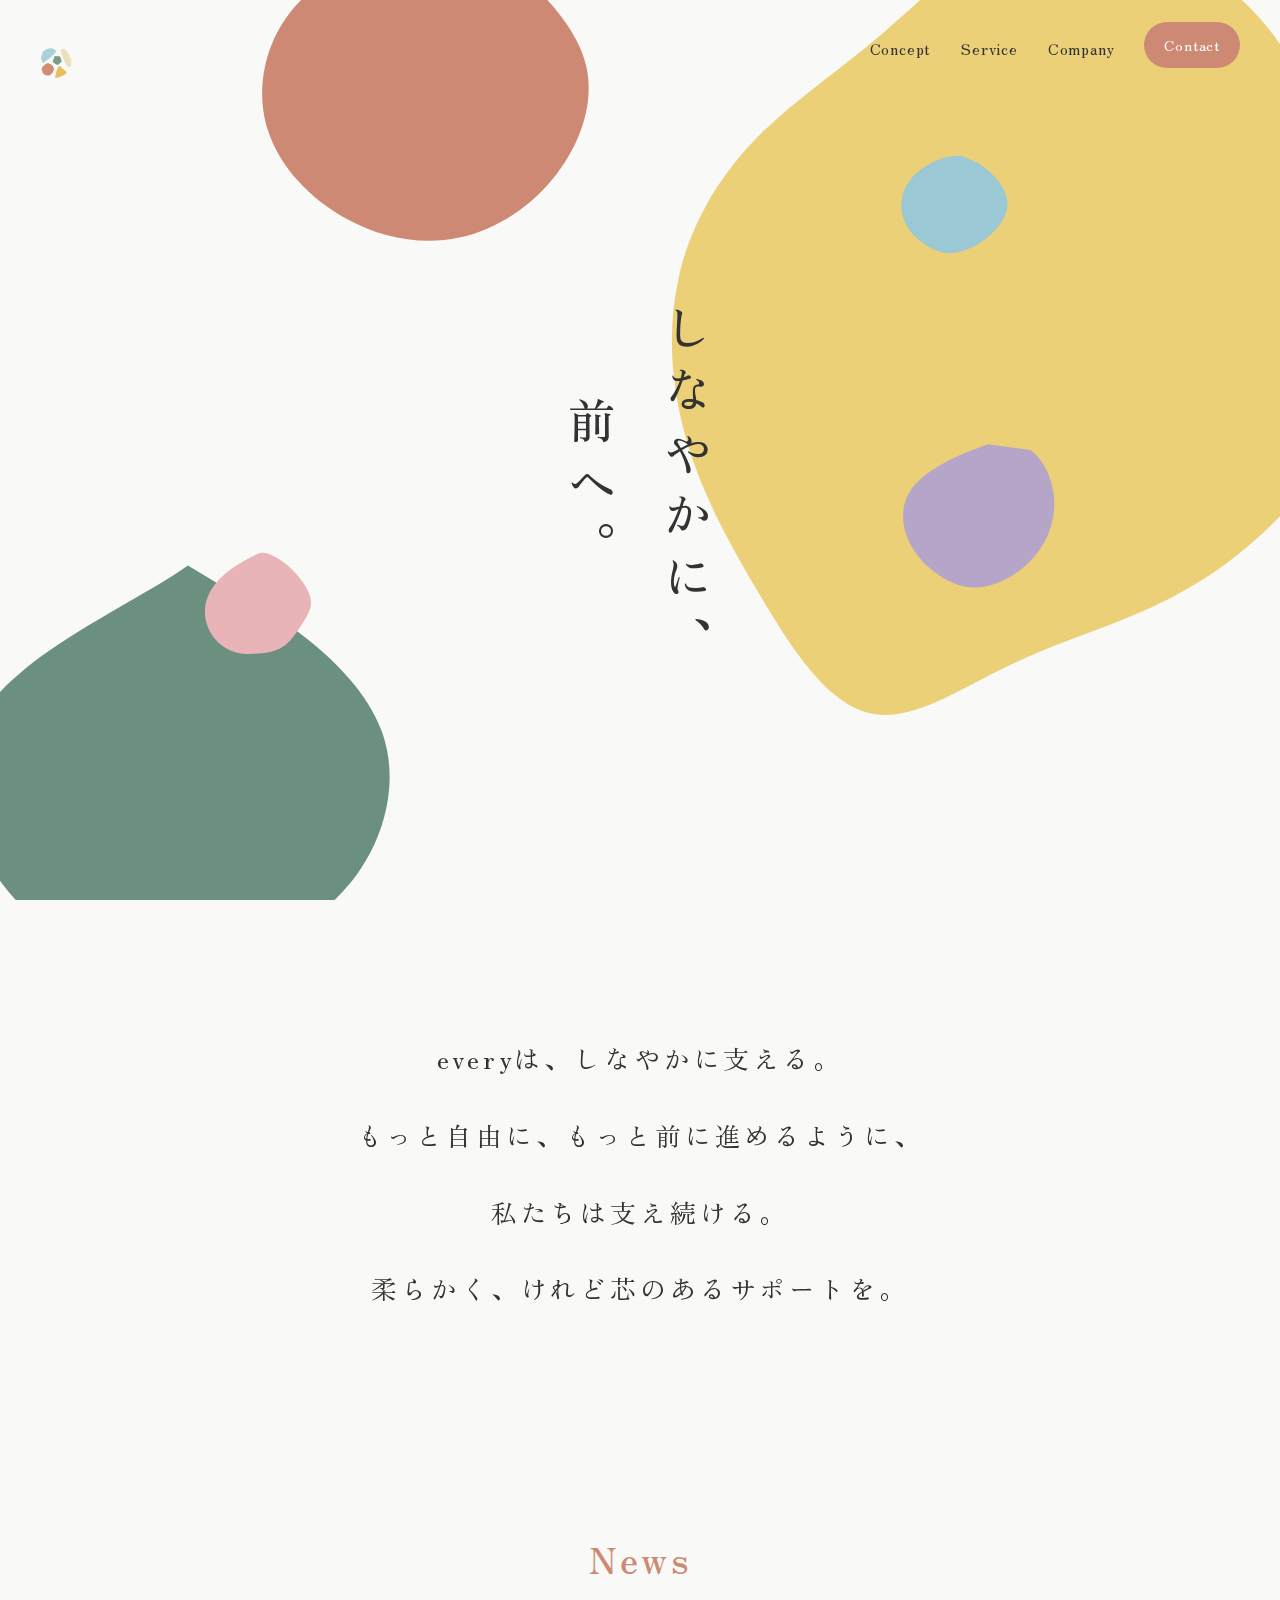
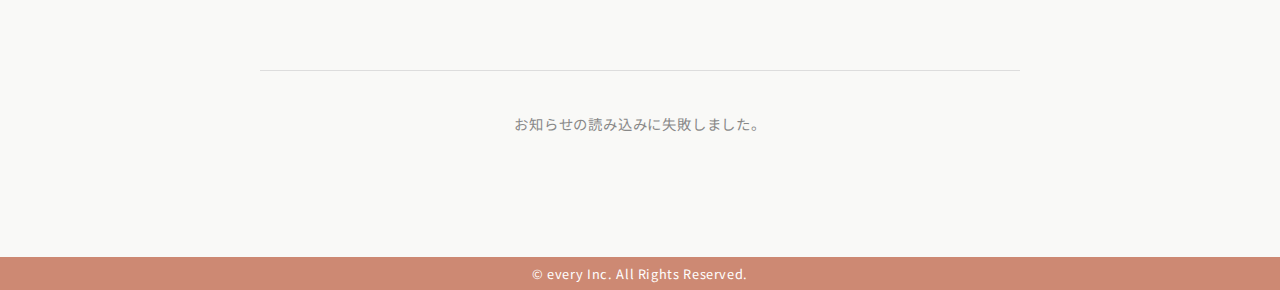
<file: index.html>
<!DOCTYPE html>
<html lang="ja">

<head>
    <meta charset="UTF-8">
    <meta name="viewport" content="width=device-width, initial-scale=1.0">
    <title>株式会社every | 静かに、しなやかに。</title>
    <link rel="icon" href="assets/images/logo.png">
    <!-- Google Fonts -->
    <link rel="preconnect" href="https://fonts.googleapis.com">
    <link rel="preconnect" href="https://fonts.gstatic.com" crossorigin>
    <link
        href="https://fonts.googleapis.com/css2?family=Noto+Sans+JP:wght@400;500;700&family=Zen+Old+Mincho:wght@400;500;700&display=swap"
        rel="stylesheet">
    <!-- CSS -->
    <link rel="stylesheet" href="assets/css/style.css?v=2">
</head>

<body>
    <!-- Background Shapes (Parallax) -->
    <!-- 大1, 中2, 小3 -->
    <div class="background-shapes">
        <!-- Large (Slow) -->
        <div class="shape shape--large shape--1" data-speed="0.05"></div>

        <!-- Medium (Normal) -->
        <div class="shape shape--medium shape--2" data-speed="0.1"></div>
        <div class="shape shape--medium shape--3" data-speed="0.12"></div>

        <!-- Small (Fast) -->
        <div class="shape shape--small shape--4" data-speed="0.2"></div>
        <div class="shape shape--small shape--5" data-speed="0.25"></div>
        <div class="shape shape--small shape--6" data-speed="0.3"></div>
    </div>

    <!-- Header -->
    <header class="header">
        <div class="header__inner">
            <h1 class="header__logo">
                <a href="index.html">
                    <img src="assets/images/logo.png" alt="every">
                </a>
            </h1>
            <nav class="header__nav">
                <ul class="header__list">
                    <li class="header__item"><a href="#concept">Concept</a></li>
                    <li class="header__item"><a href="service.html">Service</a></li>
                    <li class="header__item"><a href="about.html">Company</a></li>
                    <li class="header__item"><a href="contact.html" class="btn btn--primary">Contact</a></li>
                </ul>
            </nav>
            <button class="header__hamburger" aria-label="Menu">
                <span></span>
                <span></span>
                <span></span>
            </button>
        </div>
        <div class="header__overlay"></div>
    </header>

    <main>
        <!-- Hero Section -->
        <section class="hero">
            <div class="hero__content">
                <h2 class="hero__catch vertical-text">
                    <span class="fade-in">しなやかに、</span><br>
                    <span class="fade-in delay-1">前へ。</span>
                </h2>
            </div>
        </section>

        <!-- Concept Section -->
        <section id="concept" class="concept">
            <div class="container small">
                <p class="concept__lead fade-in">
                    everyは、しなやかに支える。<br>
                    もっと自由に、もっと前に進めるように、<br>
                    私たちは支え続ける。<br>
                    柔らかく、けれど芯のあるサポートを。
                </p>
                <div class="concept__logo-mark">
                    <!-- ロゴの一部をあしらいとして配置 -->
                </div>
            </div>
        </section>

        <!-- News Section -->
        <section id="news" class="section news-section">
            <div class="container small">
                <h2 class="section-title fade-in">News</h2>
                <div id="news-list" class="news-list fade-in delay-1">
                    <!-- Loading Placeholder -->
                    <p class="news-loading">お知らせを読み込んでいます...</p>
                </div>
            </div>
        </section>
    </main>

    <!-- News Modal -->
    <div id="news-modal" class="news-modal" aria-hidden="true">
        <div class="news-modal__overlay"></div>
        <div class="news-modal__content">
            <button class="news-modal__close" aria-label="Close">&times;</button>
            <div class="news-modal__header">
                <span class="news-modal__date"></span>
                <span class="news-modal__category"></span>
                <h3 class="news-modal__title"></h3>
            </div>
            <div class="news-modal__body">
                <!-- Content goes here -->
            </div>
        </div>
    </div>

    <footer class="footer">
        <div class="container">
            <small class="footer__copyright">&copy; every Inc. All Rights Reserved.</small>
        </div>
    </footer>

    <script src="assets/js/main.js?v=2"></script>
</body>

</html>
</file>
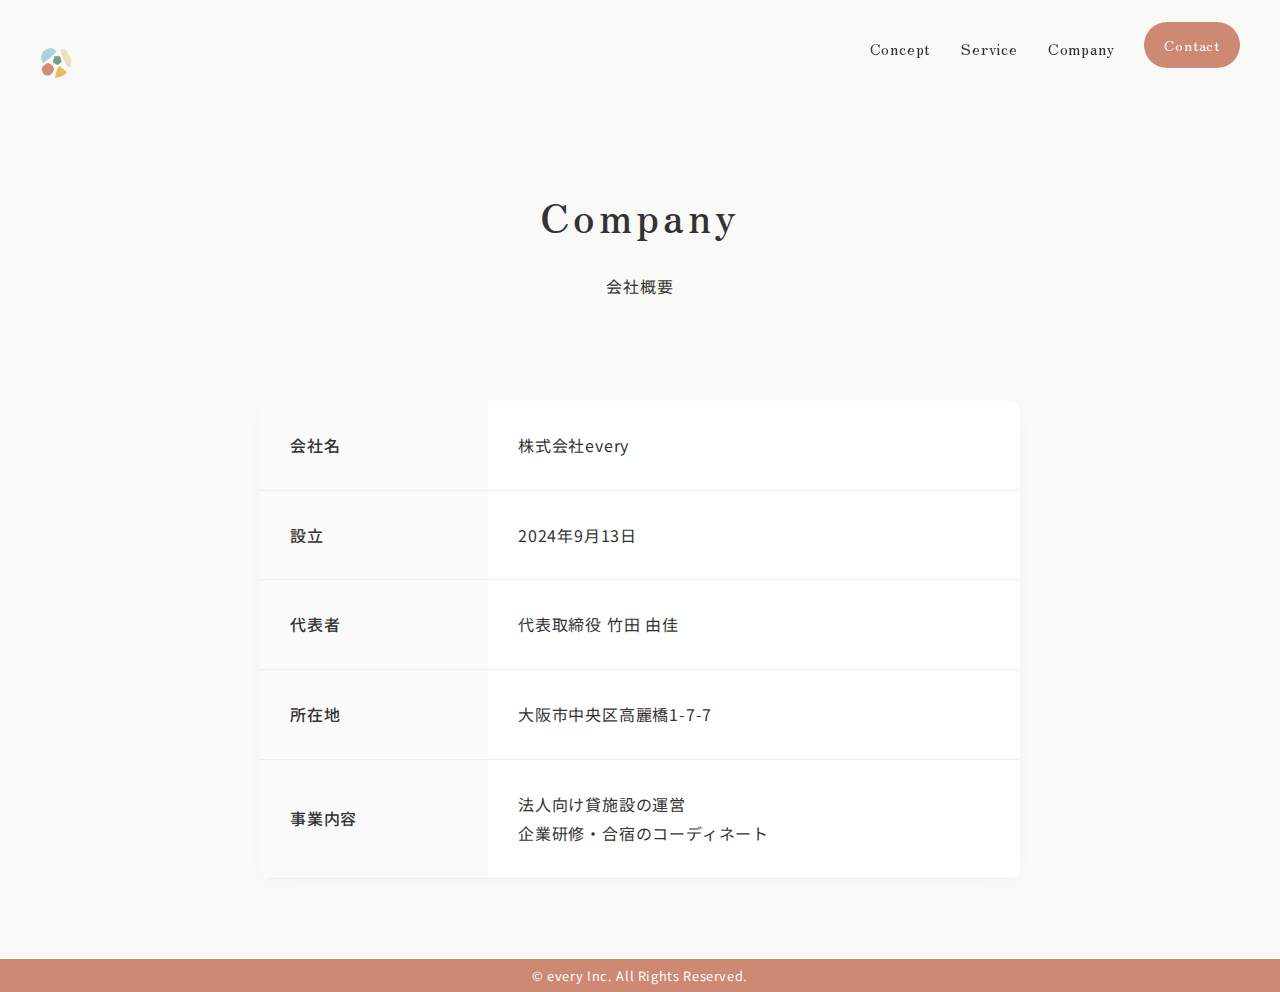
<file: about.html>
<!DOCTYPE html>
<html lang="ja">

<head>
    <meta charset="UTF-8">
    <meta name="viewport" content="width=device-width, initial-scale=1.0">
    <title>Company | 株式会社every</title>
    <link rel="icon" href="assets/images/logo.png">
    <link rel="preconnect" href="https://fonts.googleapis.com">
    <link rel="preconnect" href="https://fonts.gstatic.com" crossorigin>
    <link
        href="https://fonts.googleapis.com/css2?family=Noto+Sans+JP:wght@400;500;700&family=Zen+Old+Mincho:wght@400;500;700&display=swap"
        rel="stylesheet">
    <link rel="stylesheet" href="assets/css/style.css?v=2">

    <!-- Styles moved to assets/css/style.css -->
</head>

<body>
    <header class="header">
        <div class="header__inner">
            <h1 class="header__logo">
                <a href="index.html">
                    <img src="assets/images/logo.png" alt="every">
                </a>
            </h1>
            <nav class="header__nav">
                <ul class="header__list">
                    <li class="header__item"><a href="index.html#concept">Concept</a></li>
                    <li class="header__item"><a href="service.html">Service</a></li>
                    <li class="header__item"><a href="about.html">Company</a></li>
                    <li class="header__item"><a href="contact.html" class="btn btn--primary">Contact</a></li>
                </ul>
            </nav>
            <button class="header__hamburger" aria-label="Menu">
                <span></span>
                <span></span>
                <span></span>
            </button>
        </div>
        <div class="header__overlay"></div>
    </header>

    <main>
        <section class="page-header">
            <h2 class="page-title fade-in">Company</h2>
            <p class="fade-in delay-1">会社概要</p>
        </section>

        <div class="container small fade-in delay-1">
            <table class="company-table">
                <tr>
                    <th>会社名</th>
                    <td>株式会社every</td>
                </tr>
                <tr>
                    <th>設立</th>
                    <td>2024年9月13日</td>
                </tr>
                <tr>
                    <th>代表者</th>
                    <td>代表取締役 竹田 由佳</td>
                </tr>
                <tr>
                    <th>所在地</th>
                    <td>大阪市中央区高麗橋1-7-7</td>
                </tr>
                <tr>
                    <th>事業内容</th>
                    <td>法人向け貸施設の運営<br>企業研修・合宿のコーディネート</td>
                </tr>
            </table>
        </div>
    </main>

    <footer class="footer">
        <div class="container">
            <small class="footer__copyright">&copy; every Inc. All Rights Reserved.</small>
        </div>
    </footer>
    <script src="assets/js/main.js?v=2"></script>
</body>

</html>
</file>
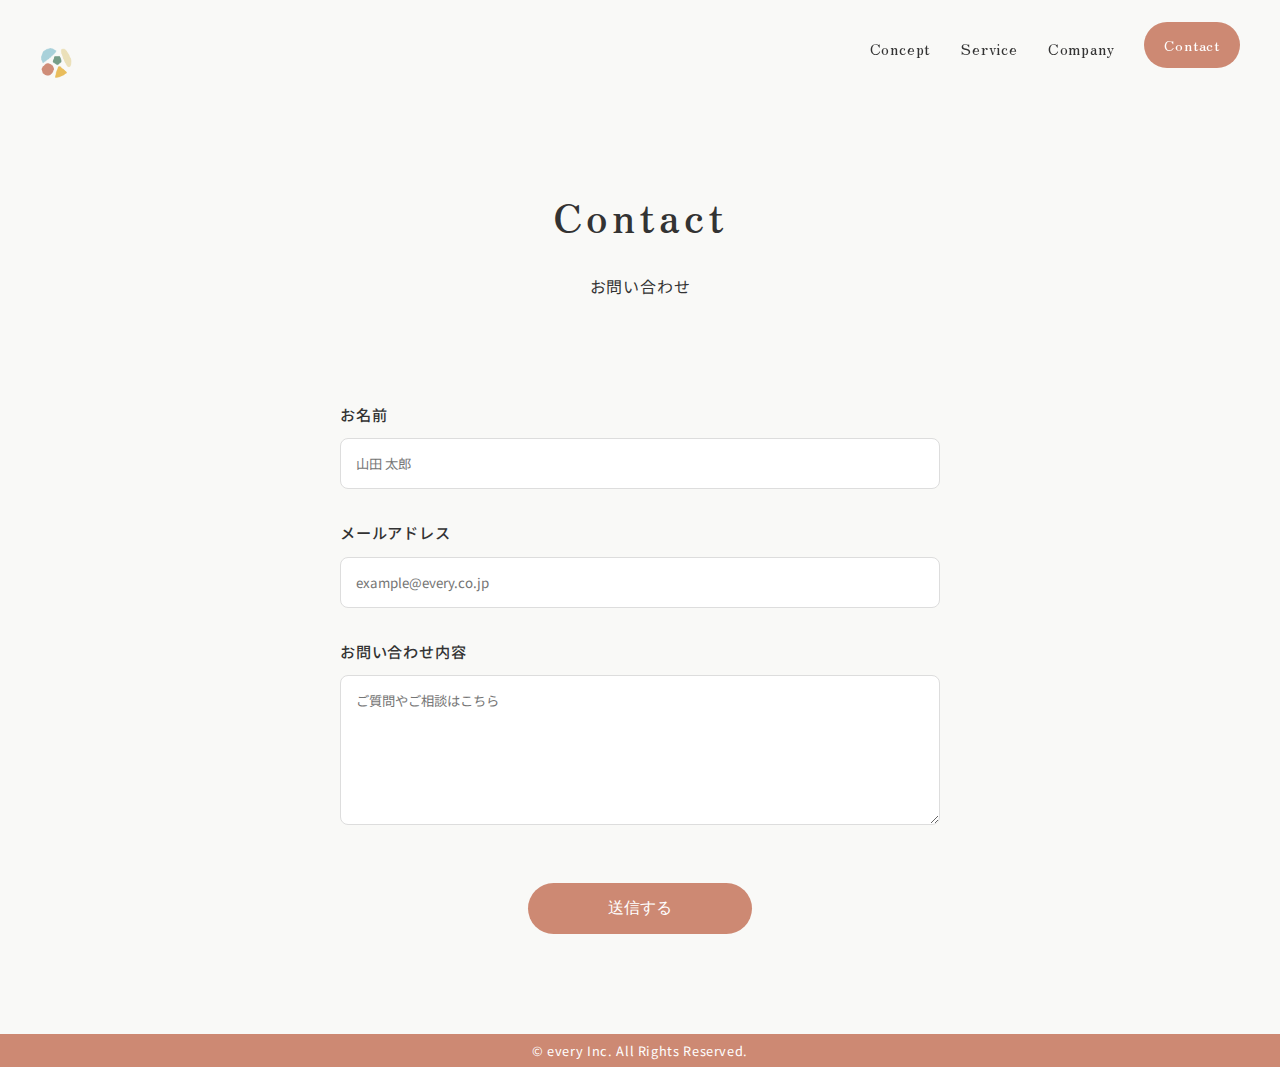
<file: contact.html>
<!DOCTYPE html>
<html lang="ja">

<head>
    <meta charset="UTF-8">
    <meta name="viewport" content="width=device-width, initial-scale=1.0">
    <title>Contact | 株式会社every</title>
    <link rel="icon" href="assets/images/logo.png">
    <link rel="preconnect" href="https://fonts.googleapis.com">
    <link rel="preconnect" href="https://fonts.gstatic.com" crossorigin>
    <link
        href="https://fonts.googleapis.com/css2?family=Noto+Sans+JP:wght@400;500;700&family=Zen+Old+Mincho:wght@400;500;700&display=swap"
        rel="stylesheet">
    <link rel="stylesheet" href="assets/css/style.css?v=2">

    <!-- Styles moved to assets/css/style.css -->
</head>

<body>
    <header class="header">
        <div class="header__inner">
            <h1 class="header__logo">
                <a href="index.html">
                    <img src="assets/images/logo.png" alt="every">
                </a>
            </h1>
            <nav class="header__nav">
                <ul class="header__list">
                    <li class="header__item"><a href="index.html#concept">Concept</a></li>
                    <li class="header__item"><a href="service.html">Service</a></li>
                    <li class="header__item"><a href="about.html">Company</a></li>
                    <li class="header__item"><a href="contact.html" class="btn btn--primary">Contact</a></li>
                </ul>
            </nav>
            <button class="header__hamburger" aria-label="Menu">
                <span></span>
                <span></span>
                <span></span>
            </button>
        </div>
        <div class="header__overlay"></div>
    </header>

    <main>
        <section class="page-header">
            <h2 class="page-title fade-in">Contact</h2>
            <p class="fade-in delay-1">お問い合わせ</p>
        </section>

        <div class="container fade-in delay-1">
            <form class="contact-form" name="contact" method="POST" data-netlify="true" action="success.html">
                <div class="form-group">
                    <label class="form-label" for="name">お名前</label>
                    <input type="text" id="name" name="name" class="form-input" placeholder="山田 太郎">
                </div>
                <div class="form-group">
                    <label class="form-label" for="email">メールアドレス</label>
                    <input type="email" id="email" name="email" class="form-input" placeholder="example@every.co.jp">
                </div>
                <div class="form-group">
                    <label class="form-label" for="message">お問い合わせ内容</label>
                    <textarea id="message" name="message" class="form-textarea" placeholder="ご質問やご相談はこちら"></textarea>
                </div>
                <div class="form-submit">
                    <button type="submit" class="btn btn--primary btn--submit">送信する</button>
                </div>
            </form>
        </div>
    </main>

    <footer class="footer">
        <div class="container">
            <small class="footer__copyright">&copy; every Inc. All Rights Reserved.</small>
        </div>
    </footer>
    <script src="assets/js/main.js?v=2"></script>
</body>

</html>
</file>
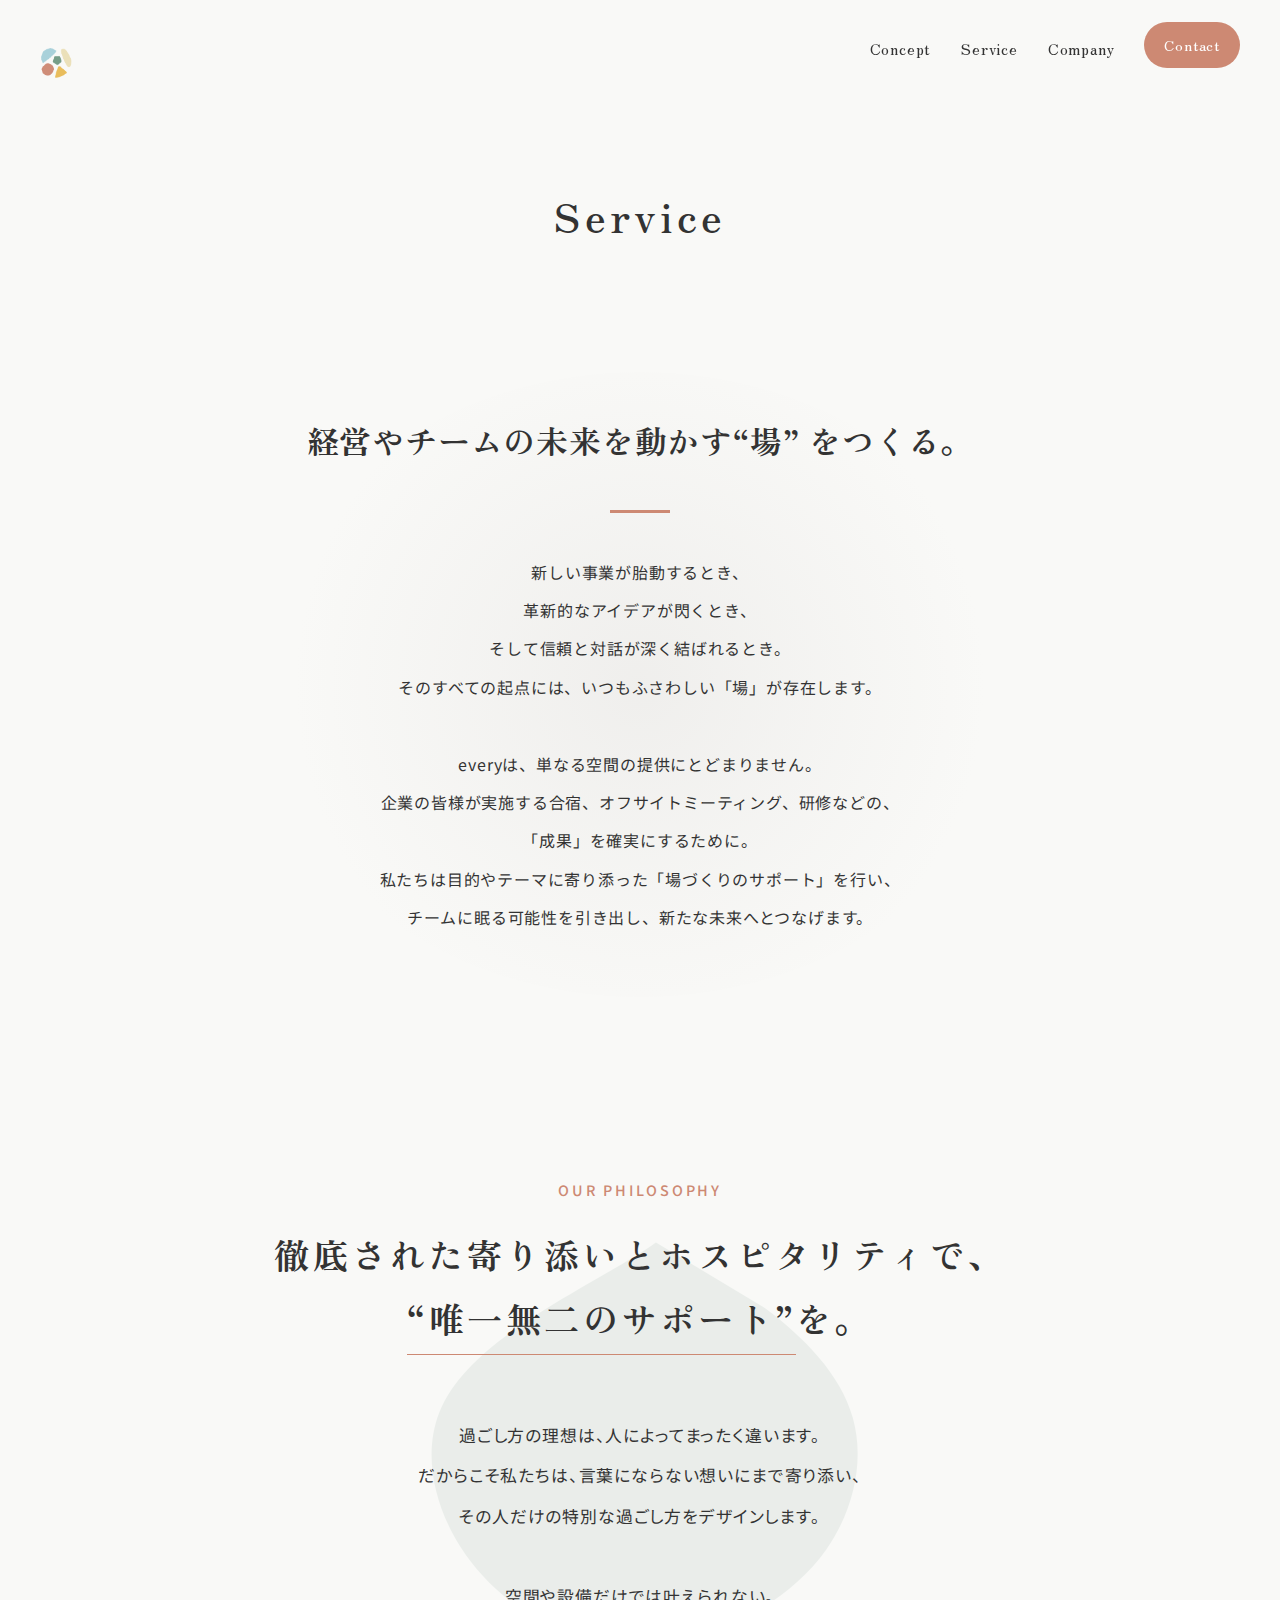
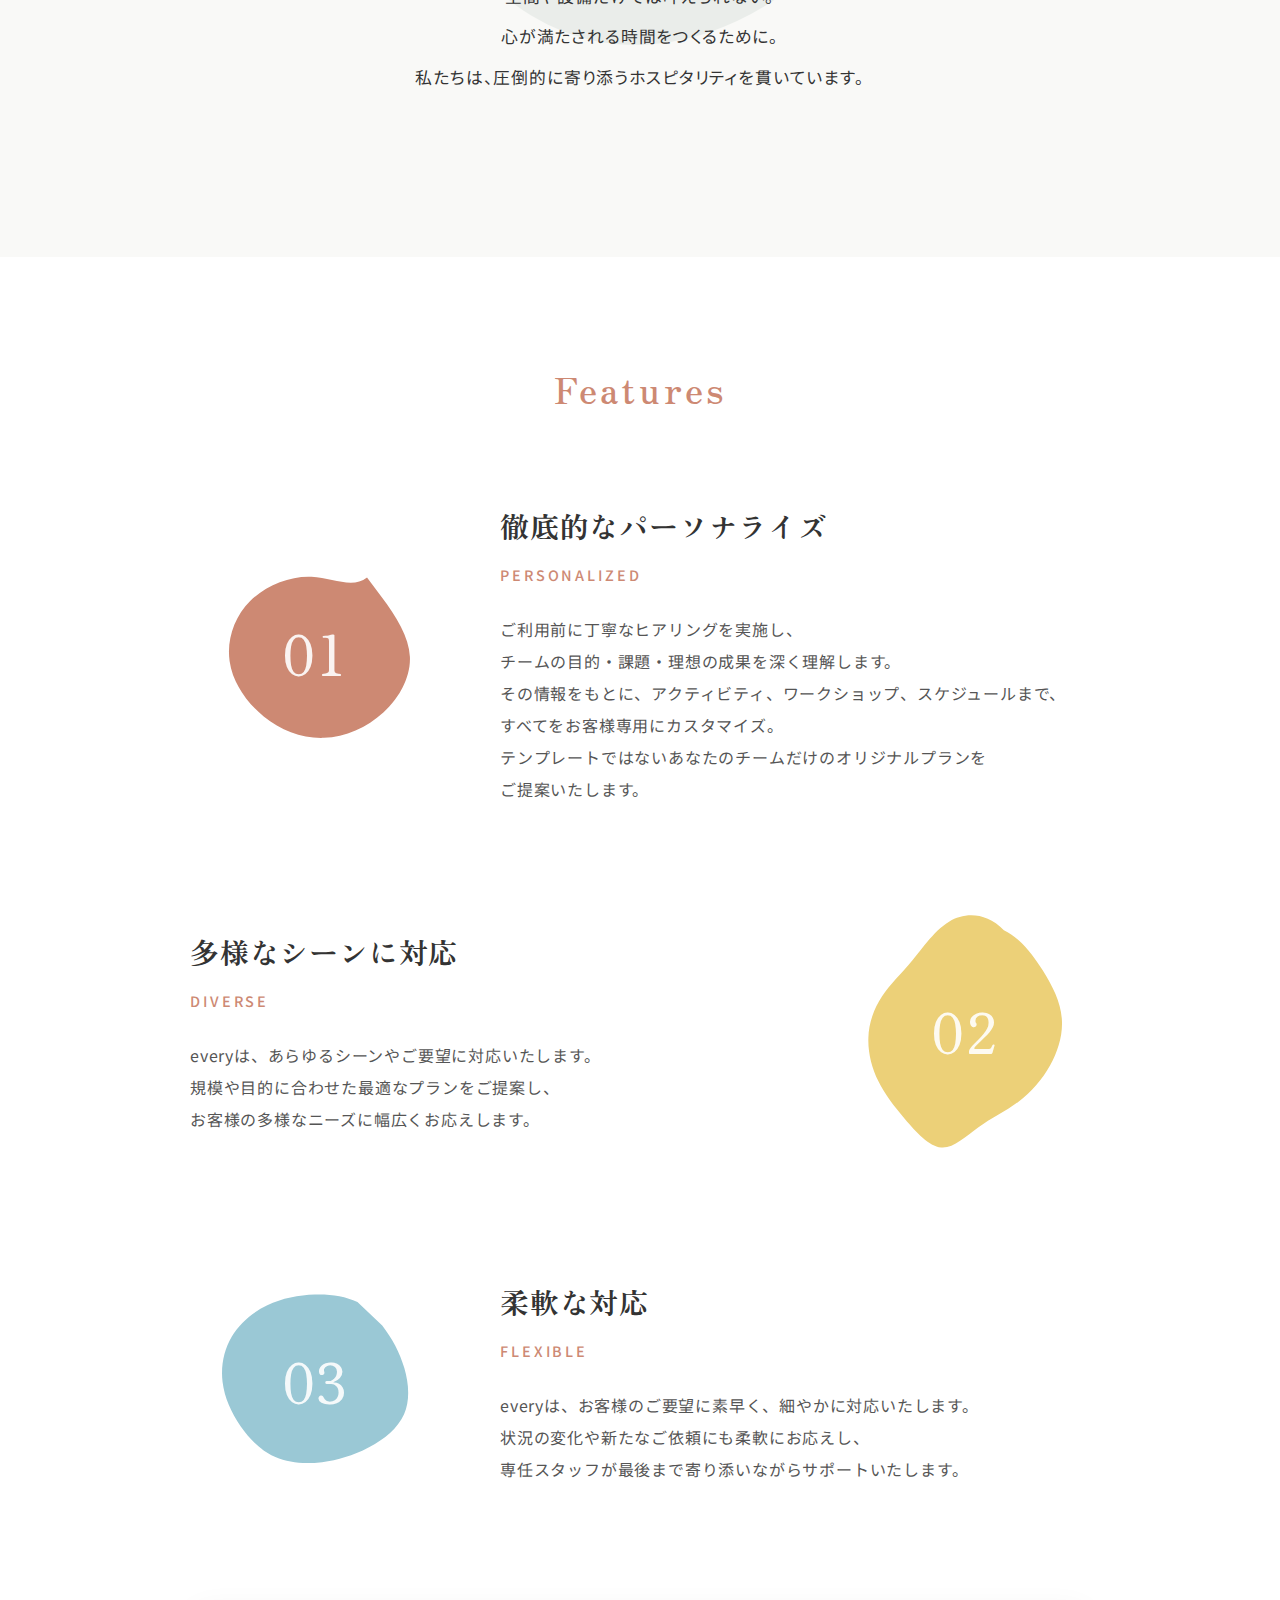
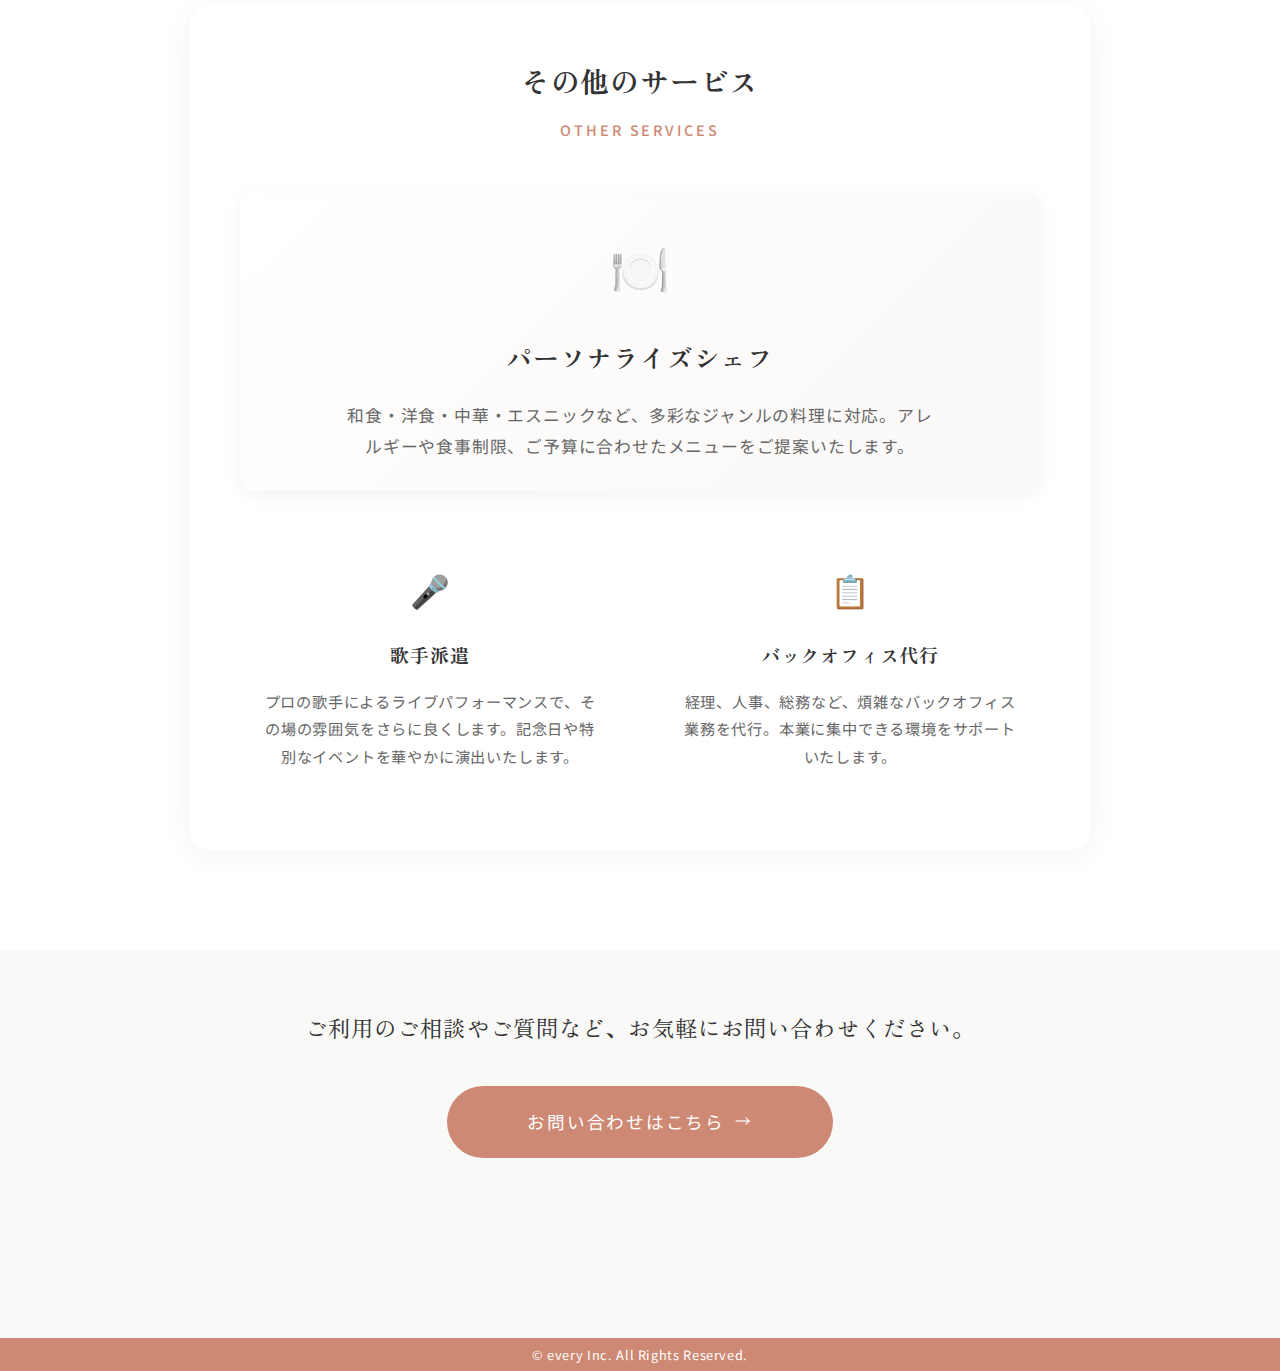
<file: service.html>
<!DOCTYPE html>
<html lang="ja">

<head>
    <meta charset="UTF-8">
    <meta name="viewport" content="width=device-width, initial-scale=1.0">
    <title>Service | 株式会社every</title>
    <link rel="icon" href="assets/images/logo.png">
    <!-- Google Fonts -->
    <link rel="preconnect" href="https://fonts.googleapis.com">
    <link rel="preconnect" href="https://fonts.gstatic.com" crossorigin>
    <link
        href="https://fonts.googleapis.com/css2?family=Noto+Sans+JP:wght@400;500;700&family=Zen+Old+Mincho:wght@400;500;700&display=swap"
        rel="stylesheet">
    <!-- CSS -->
    <link rel="stylesheet" href="assets/css/style.css?v=2">
</head>

<body>
    <header class="header">
        <div class="header__inner">
            <h1 class="header__logo">
                <a href="index.html">
                    <img src="assets/images/logo.png" alt="every">
                </a>
            </h1>
            <nav class="header__nav">
                <ul class="header__list">
                    <li class="header__item"><a href="index.html#concept">Concept</a></li>
                    <li class="header__item"><a href="service.html">Service</a></li>
                    <li class="header__item"><a href="about.html">Company</a></li>
                    <li class="header__item"><a href="contact.html" class="btn btn--primary">Contact</a></li>
                </ul>
            </nav>
            <button class="header__hamburger" aria-label="Menu">
                <span></span>
                <span></span>
                <span></span>
            </button>
        </div>
        <div class="header__overlay"></div>
    </header>

    <main>
        <section class="page-header">
            <h2 class="page-title fade-in">Service</h2>
        </section>

        <!-- Intro / Concept of BASE -->
        <section class="section service-intro-section">
            <div class="container small fade-in delay-1">
                <div class="service-intro">
                    <h3 class="service-intro__title">
                        経営やチームの未来を動かす“場” をつくる。
                    </h3>
                    <div class="service-intro__divider"></div>
                    <p class="service-intro__text">
                        新しい事業が胎動するとき、<br>
                        革新的なアイデアが閃くとき、<br>
                        そして信頼と対話が深く結ばれるとき。<br>
                        そのすべての起点には、いつもふさわしい「場」が存在します。<br><br>
                        everyは、単なる空間の提供にとどまりません。<br>
                        企業の皆様が実施する合宿、オフサイトミーティング、研修などの、<br>
                        「成果」を確実にするために。<br>
                        私たちは目的やテーマに寄り添った「場づくりのサポート」を行い、<br>
                        チームに眠る可能性を引き出し、新たな未来へとつなげます。
                    </p>
                </div>
            </div>
        </section>

        <!-- Strength -->
        <section class="section strength-section">
            <div class="strength__bg-shape"></div>
            <div class="container small">
                <span class="strength__en-title fade-in">Our Philosophy</span>
                <h2 class="strength__title fade-in delay-1">
                    徹底された寄り添いとホスピタリティで、<br class="sp-only">
                    <span class="text-accent">“唯一無二のサポート”</span>を。
                </h2>
                <div class="strength__body fade-in delay-2">
                    <p class="strength__text">
                        過ごし方の理想は、人によってまったく違います。<br>
                        だからこそ私たちは、言葉にならない想いにまで寄り添い、<br>
                        その人だけの特別な過ごし方をデザインします。
                    </p>
                    <p class="strength__text">
                        空間や設備だけでは叶えられない。<br>
                        心が満たされる時間をつくるために。<br>
                        私たちは、圧倒的に寄り添うホスピタリティを貫いています。
                    </p>
                </div>
            </div>
        </section>

        <!-- Features -->
        <section class="section feature-section">
            <div class="container">
                <h3 class="section-title fade-in">Features</h3>

                <div class="feature-list fade-in delay-1">
                    <!-- Feature 1 -->
                    <article class="feature-card feature-card--1">
                        <div class="feature-card__visual">
                            <span class="feature-card__number">01</span>
                            <div class="feature-card__shape"></div>
                        </div>
                        <div class="feature-card__content">
                            <h3 class="feature-card__title">徹底的なパーソナライズ</h3>
                            <h4 class="feature-card__subtitle">Personalized</h4>
                            <p class="feature-card__desc">
                                ご利用前に丁寧なヒアリングを実施し、<br>
                                チームの目的・課題・理想の成果を深く理解します。<br>
                                その情報をもとに、アクティビティ、ワークショップ、スケジュールまで、<br>
                                すべてをお客様専用にカスタマイズ。<br>
                                テンプレートではないあなたのチームだけのオリジナルプランを<br>
                                ご提案いたします。
                            </p>
                        </div>
                    </article>

                    <!-- Feature 2 -->
                    <article class="feature-card feature-card--2">
                        <div class="feature-card__visual">
                            <span class="feature-card__number">02</span>
                            <div class="feature-card__shape"></div>
                        </div>
                        <div class="feature-card__content">
                            <h3 class="feature-card__title">多様なシーンに対応</h3>
                            <h4 class="feature-card__subtitle">Diverse</h4>
                            <p class="feature-card__desc">
                                everyは、あらゆるシーンやご要望に対応いたします。<br>
                                規模や目的に合わせた最適なプランをご提案し、<br>
                                お客様の多様なニーズに幅広くお応えします。
                            </p>
                        </div>
                    </article>

                    <!-- Feature 3 -->
                    <article class="feature-card feature-card--3">
                        <div class="feature-card__visual">
                            <span class="feature-card__number">03</span>
                            <div class="feature-card__shape"></div>
                        </div>
                        <div class="feature-card__content">
                            <h3 class="feature-card__title">柔軟な対応</h3>
                            <h4 class="feature-card__subtitle">Flexible</h4>
                            <p class="feature-card__desc">
                                everyは、お客様のご要望に素早く、細やかに対応いたします。<br>
                                状況の変化や新たなご依頼にも柔軟にお応えし、<br>
                                専任スタッフが最後まで寄り添いながらサポートいたします。
                            </p>
                        </div>
                    </article>

                    <!-- Multi Service Card -->
                    <article class="multi-service-card">
                        <div class="multi-service-card__header">
                            <h3 class="multi-service-card__title">その他のサービス</h3>
                            <h4 class="multi-service-card__subtitle">Other Services</h4>
                        </div>
                        <div class="multi-service-card__grid">
                            <!-- Service 1 - Featured -->
                            <div class="multi-service-card__item multi-service-card__item--featured">
                                <div class="multi-service-card__icon">🍽️</div>
                                <h5 class="multi-service-card__item-title">パーソナライズシェフ</h5>
                                <p class="multi-service-card__item-desc">
                                    和食・洋食・中華・エスニックなど、多彩なジャンルの料理に対応。アレルギーや食事制限、ご予算に合わせたメニューをご提案いたします。
                                </p>
                            </div>
                            <!-- Service 2 -->
                            <div class="multi-service-card__item">
                                <div class="multi-service-card__icon">🎤</div>
                                <h5 class="multi-service-card__item-title">歌手派遣</h5>
                                <p class="multi-service-card__item-desc">
                                    プロの歌手によるライブパフォーマンスで、その場の雰囲気をさらに良くします。記念日や特別なイベントを華やかに演出いたします。
                                </p>
                            </div>
                            <!-- Service 3 -->
                            <div class="multi-service-card__item">
                                <div class="multi-service-card__icon">📋</div>
                                <h5 class="multi-service-card__item-title">バックオフィス代行</h5>
                                <p class="multi-service-card__item-desc">
                                    経理、人事、総務など、煩雑なバックオフィス業務を代行。本業に集中できる環境をサポートいたします。
                                </p>
                            </div>
                        </div>
                    </article>
                </div>
            </div>
        </section>




        <!-- Contact CTA -->
        <section class="section service-cta-section">
            <div class="container service-cta">
                <p class="service-cta__text">
                    ご利用のご相談やご質問など、<br class="sp-only">お気軽にお問い合わせください。
                </p>
                <a href="contact.html" class="btn btn--primary service-cta__btn">
                    お問い合わせはこちら
                    <span class="arrow">→</span>
                </a>
            </div>
        </section>
    </main>

    <footer class="footer">
        <div class="container">
            <small class="footer__copyright">&copy; every Inc. All Rights Reserved.</small>
        </div>
    </footer>
    <script src="assets/js/main.js?v=2"></script>
</body>

</html>
</file>
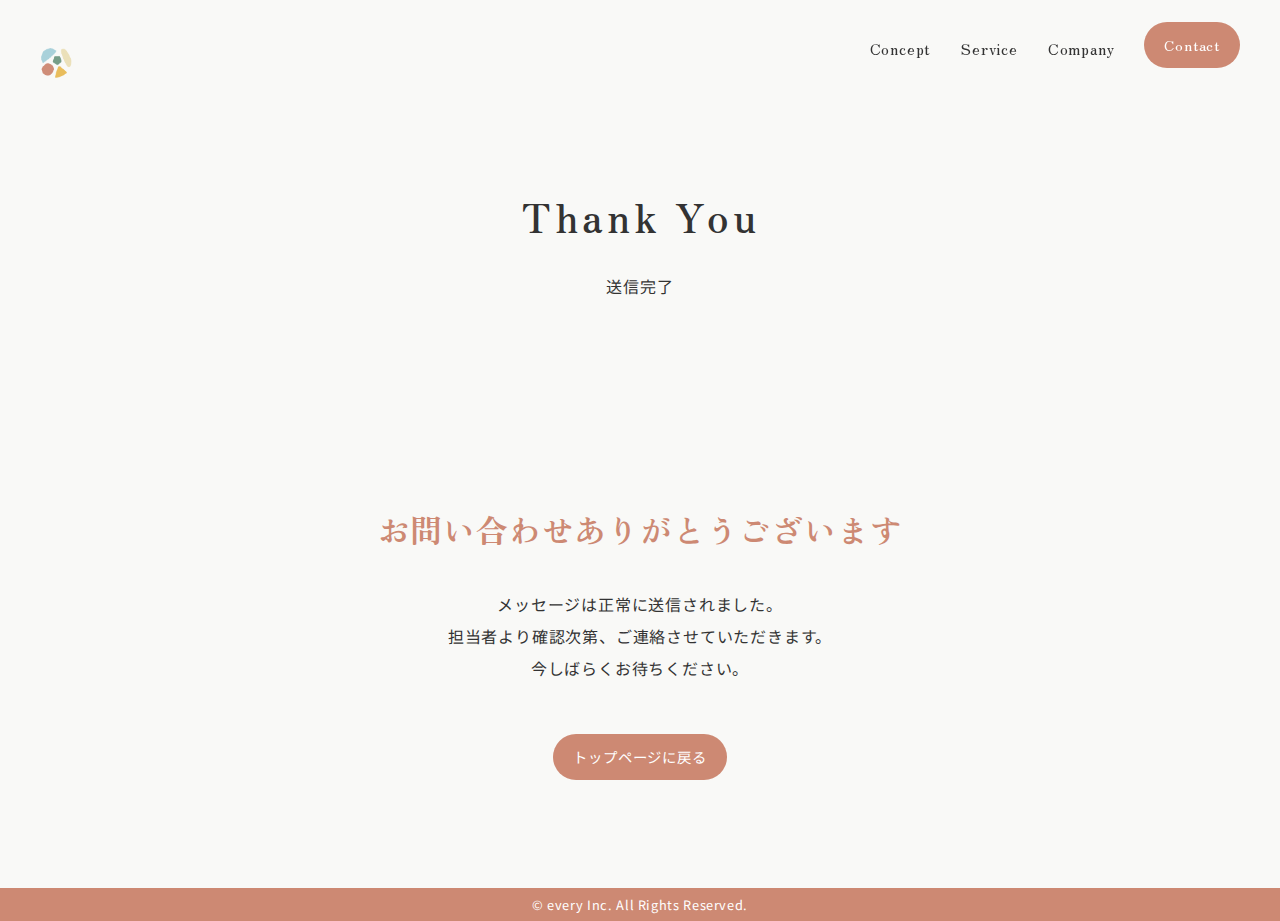
<file: success.html>
<!DOCTYPE html>
<html lang="ja">

<head>
    <meta charset="UTF-8">
    <meta name="viewport" content="width=device-width, initial-scale=1.0">
    <title>Contact Thanks | 株式会社every</title>
    <link rel="icon" href="assets/images/logo.png">
    <link rel="preconnect" href="https://fonts.googleapis.com">
    <link rel="preconnect" href="https://fonts.gstatic.com" crossorigin>
    <link
        href="https://fonts.googleapis.com/css2?family=Noto+Sans+JP:wght@400;500;700&family=Zen+Old+Mincho:wght@400;500;700&display=swap"
        rel="stylesheet">
    <link rel="stylesheet" href="assets/css/style.css?v=2">
    <style>
        .thanks-message {
            text-align: center;
            padding: 100px 0;
        }

        .thanks-title {
            font-family: var(--font-mincho);
            font-size: 2rem;
            margin-bottom: 30px;
            color: var(--color-accent-terra);
        }

        .thanks-text {
            font-size: 1rem;
            line-height: 2;
            margin-bottom: 50px;
        }
    </style>
</head>

<body>
    <header class="header">
        <div class="header__inner">
            <h1 class="header__logo">
                <a href="index.html">
                    <img src="assets/images/logo.png" alt="every">
                </a>
            </h1>
            <nav class="header__nav">
                <ul class="header__list">
                    <li class="header__item"><a href="index.html#concept">Concept</a></li>
                    <li class="header__item"><a href="service.html">Service</a></li>
                    <li class="header__item"><a href="about.html">Company</a></li>
                    <li class="header__item"><a href="contact.html" class="btn btn--primary">Contact</a></li>
                </ul>
            </nav>
            <button class="header__hamburger" aria-label="Menu">
                <span></span>
                <span></span>
                <span></span>
            </button>
        </div>
        <div class="header__overlay"></div>
    </header>

    <main>
        <section class="page-header">
            <h2 class="page-title fade-in">Thank You</h2>
            <p class="fade-in delay-1">送信完了</p>
        </section>

        <section class="section thanks-message fade-in delay-1">
            <div class="container">
                <h3 class="thanks-title">お問い合わせありがとうございます</h3>
                <p class="thanks-text">
                    メッセージは正常に送信されました。<br>
                    担当者より確認次第、ご連絡させていただきます。<br>
                    今しばらくお待ちください。
                </p>
                <a href="index.html" class="btn btn--primary">トップページに戻る</a>
            </div>
        </section>
    </main>

    <footer class="footer">
        <div class="container">
            <small class="footer__copyright">&copy; every Inc. All Rights Reserved.</small>
        </div>
    </footer>
    <script src="assets/js/main.js?v=2"></script>
</body>

</html>
</file>
<file: assets/css/style.css>
:root {
    /* Color Palette */
    --color-base: #F9F9F7;
    /* Brighter Off-White */
    --color-text: #333333;
    --color-accent-blue: #9AC8D5;
    --color-accent-green: #6B9080;
    --color-accent-yellow: #ECD078;
    --color-accent-terra: #CD8973;

    /* Fonts */
    --font-main: 'Noto Sans JP', sans-serif;
    --font-mincho: 'Zen Old Mincho', serif;
}

* {
    box-sizing: border-box;
    margin: 0;
    padding: 0;
}

body {
    font-family: var(--font-main);
    color: var(--color-text);
    background-color: var(--color-base);
    line-height: 1.8;
    letter-spacing: 0.05em;
    -webkit-font-smoothing: antialiased;
    /* Sticky Footer Setup */
    display: flex;
    flex-direction: column;
    min-height: 100vh;
    overflow-x: hidden;
    word-wrap: break-word;
    overflow-wrap: break-word;
}

main {
    flex: 1;
}

a {
    color: inherit;
    text-decoration: none;
    transition: opacity 0.3s ease;
}

a:hover {
    opacity: 0.7;
}

ul {
    list-style: none;
}

img {
    max-width: 100%;
    height: auto;
    vertical-align: bottom;
}

/* Utility */
.container {
    max-width: 1200px;
    margin: 0 auto;
    padding: 0 20px;
}

.container.small {
    max-width: 800px;
}

.vertical-text {
    writing-mode: vertical-rl;
    text-orientation: upright;
}

/* Header */
.header {
    padding: 20px 40px;
    /* Increased back from 10px */
    position: fixed;
    width: 100%;
    top: 0;
    left: 0;
    z-index: 100;
    background-color: transparent;
    transition: transform 0.4s ease, padding 0.4s ease;
}

.header.hidden {
    transform: translateY(-100%);
}

.header__inner {
    display: flex;
    justify-content: space-between;
    align-items: center;
    width: 100%;
    /* Ensure full width for space-between */
}

.header__logo img {
    height: 30px;
    width: auto;
}

/* Nav & List (Desktop Default) */
.header__list {
    display: flex;
    gap: 30px;
    align-items: center;
}

.header__item {
    font-family: var(--font-mincho);
    font-size: 0.95rem;
}

/* Hero Section */
.hero {
    height: 100vh;
    display: flex;
    align-items: center;
    justify-content: center;
    position: relative;
    padding-top: 80px;
    z-index: 1;
    /* Content above background */
}

.hero__content {
    position: relative;
    z-index: 2;
    display: flex;
    align-items: center;
    justify-content: center;
    gap: 40px;
    width: 100%;
    text-align: center;
}

.hero__catch {
    font-family: var(--font-mincho);
    font-size: 3rem;
    font-weight: 500;
    letter-spacing: 0.3em;
    line-height: 2;
    margin-right: 0;
    word-wrap: break-word;
    overflow-wrap: break-word;
}

/* =========================================
   Floating Background Shapes
   ========================================= */
.background-shapes {
    position: fixed;
    top: 0;
    left: 0;
    width: 100%;
    height: 100%;
    z-index: 0;
    pointer-events: none;
    overflow: hidden;
}

.shape {
    position: absolute;
    background-repeat: no-repeat;
    background-size: contain;
    will-change: transform;
    transform-style: preserve-3d;
    backface-visibility: hidden;
    opacity: 1;
}

/* --- Large Shape (1) --- */
.shape--1 {
    /* Muted Yellow (was Soft Blue) */
    top: -15%;
    right: -15%;
    width: 70vw;
    height: 70vw;
    background-image: url('../images/blob-round-1.svg');
    transform: rotate(0deg);
}

/* Medium Shapes (2) */
.shape--2 {
    /* Sage Green */
    bottom: -20%;
    left: -10%;
    width: 600px;
    height: 600px;
    background-image: url('../images/blob-round-2.svg');
    transform: rotate(-10deg);
}

.shape--3 {
    /* Terra Cotta */
    top: -15%;
    /* Moved up */
    left: 15%;
    /* Moved right */
    width: 450px;
    height: 450px;
    background-image: url('../images/blob-round-3.svg');
    transform: rotate(20deg);
}

/* Small Shapes (3) */
.shape--4 {
    /* Soft Blue (was Muted Yellow) */
    top: 15%;
    right: 20%;
    width: 140px;
    height: 140px;
    background-image: url('../images/blob-round-4.svg');
    transform: rotate(0deg);
}

.shape--5 {
    /* Lavender */
    bottom: 30%;
    right: 15%;
    width: 220px;
    height: 220px;
    background-image: url('../images/blob-round-5.svg');
    transform: rotate(45deg);
}

.shape--6 {
    /* Pale Pink */
    top: 60%;
    left: 15%;
    width: 130px;
    height: 130px;
    background-image: url('../images/blob-round-6.svg');
    transform: rotate(-15deg);
}

/* Concept Section */
.concept {
    padding: 120px 0;
    text-align: center;
    position: relative;
    z-index: 1;
}

.concept__lead {
    font-family: var(--font-mincho);
    font-size: 1.6rem;
    /* Increased from 1.25rem */
    line-height: 3;
    color: var(--color-text);
    letter-spacing: 0.15em;
    position: relative;
    z-index: 1;
    text-align: center;
    word-wrap: break-word;
    overflow-wrap: break-word;
}

@media (max-width: 768px) {
    .concept {
        padding: 60px 0;
    }

    .concept__lead {
        font-size: 1.1rem;
        line-height: 2.2;
        letter-spacing: 0.08em;
    }
}

/* Buttons */
.btn {
    display: inline-block;
    padding: 10px 20px;
    border-radius: 50px;
    font-size: 0.9rem;
    white-space: nowrap;
    overflow: hidden;
    text-overflow: ellipsis;
}

@media (max-width: 480px) {
    .btn {
        white-space: normal;
        overflow: visible;
        text-overflow: clip;
    }
}

.btn--primary {
    background-color: var(--color-accent-terra);
    color: #fff;
}

/* Footer */
.footer {
    background-color: var(--color-accent-terra);
    color: #fff;
    padding: 5px 0;
    text-align: center;
    position: relative;
    z-index: 10;
}

.footer__copyright {
    display: block;
    font-size: 0.8rem;
    font-family: var(--font-main);
    letter-spacing: 0.05em;
}

/* Animation */
.fade-in {
    transition: opacity 1.5s ease, transform 1.5s ease;
}

.fade-in.visible {
    opacity: 1;
    transform: translateY(0);
}

/* Sub Pages Common */
.page-header {
    padding: 180px 0 100px;
    text-align: center;
    position: relative;
    z-index: 1;
}

.page-title {
    font-family: var(--font-mincho);
    font-size: 2.5rem;
    margin-bottom: 20px;
    position: relative;
    z-index: 1;
    letter-spacing: 0.1em;
}

.page-subtitle {
    font-family: var(--font-mincho);
    font-size: 1.1rem;
    color: var(--color-accent-terra);
    letter-spacing: 0.2em;
    display: inline-block;
    border-bottom: 1px solid var(--color-accent-terra);
    padding-bottom: 10px;
}

/* Service, Company, Contact styles */
.service-list {
    display: grid;
    grid-template-columns: repeat(auto-fit, minmax(300px, 1fr));
    gap: 40px;
    margin-bottom: 80px;
}

.service-card {
    background: #fff;
    border-radius: 20px;
    overflow: hidden;
    box-shadow: 0 4px 20px rgba(0, 0, 0, 0.05);
    transition: transform 0.3s ease;
}

.service-card:hover {
    transform: translateY(-5px);
}

.service-card__image {
    height: 250px;
    background-color: #eee;
    display: flex;
    align-items: center;
    justify-content: center;
    color: #888;
}

.service-card__content {
    padding: 30px;
}

.service-card__title {
    font-family: var(--font-mincho);
    font-size: 1.4rem;
    margin-bottom: 15px;
    color: var(--color-text);
}

.service-card__desc {
    font-size: 0.95rem;
    color: #666;
    margin-bottom: 25px;
    line-height: 1.8;
}

.company-table {
    width: 100%;
    border-collapse: collapse;
    margin-bottom: 80px;
    background-color: #fff;
    border-radius: 10px;
    overflow: hidden;
    box-shadow: 0 4px 20px rgba(0, 0, 0, 0.02);
}

.company-table th,
.company-table td {
    padding: 30px;
    border-bottom: 1px solid #eee;
    text-align: left;
    word-wrap: break-word;
    overflow-wrap: break-word;
}

.company-table th {
    width: 30%;
    font-weight: 500;
    color: var(--color-text);
    background-color: #fafafa;
}

.contact-form {
    max-width: 600px;
    margin: 0 auto 100px;
}

.form-group {
    margin-bottom: 30px;
}

.form-label {
    display: block;
    margin-bottom: 10px;
    font-weight: 500;
    font-size: 0.95rem;
}

.form-input,
.form-textarea {
    width: 100%;
    padding: 15px;
    border: 1px solid #ddd;
    border-radius: 8px;
    font-family: inherit;
    background-color: #fff;
    transition: border-color 0.3s ease;
}

.form-input:focus,
.form-textarea:focus {
    outline: none;
    border-color: var(--color-accent-blue);
}

.form-textarea {
    height: 150px;
    resize: vertical;
}

.form-submit {
    text-align: center;
    margin-top: 50px;
}

.btn--submit {
    padding: 15px 80px;
    font-size: 1rem;
    border: none;
    cursor: pointer;
    transition: background-color 0.3s ease;
}

.btn--submit:hover {
    background-color: #bfa596;
}


/* =========================================
   News Section
   ========================================= */
.news-section {
    padding: 80px 0;
    /* background-color: var(--color-base); */
    /* Inherit or transparent */
}

.news-list {
    max-width: 800px;
    margin: 0 auto;
    border-top: 1px solid #ddd;
}

.news-item {
    display: flex;
    align-items: baseline;
    padding: 20px 0;
    border-bottom: 1px solid #ddd;
    transition: background-color 0.3s ease;
    text-decoration: none;
    color: inherit;
    flex-wrap: wrap;
    gap: 15px;
}

.news-item:hover {
    background-color: rgba(255, 255, 255, 0.5);
}

.news-date {
    font-family: var(--font-mincho);
    color: #666;
    font-size: 0.9rem;
    min-width: 100px;
}

.news-category {
    display: inline-block;
    padding: 4px 12px;
    background-color: var(--color-accent-terra);
    color: #fff;
    font-size: 0.75rem;
    border-radius: 50px;
    min-width: 80px;
    text-align: center;
}

.news-category.info {
    background-color: var(--color-accent-blue);
}

.news-category.press {
    background-color: var(--color-accent-sage);
}

.news-title {
    flex: 1;
    font-size: 1rem;
    line-height: 1.6;
    color: var(--color-text);
    word-wrap: break-word;
    overflow-wrap: break-word;
}

.news-title:hover {
    text-decoration: underline;
    text-decoration-color: var(--color-accent-terra);
}

.news-loading,
.news-error {
    text-align: center;
    padding: 40px;
    color: #888;
    font-size: 0.9rem;
}

@media (max-width: 768px) {
    .news-section {
        padding: 60px 0;
    }

    .news-item {
        flex-direction: column;
        gap: 10px;
        padding: 15px 0;
    }

    .news-date {
        font-size: 0.85rem;
        min-width: auto;
    }

    .news-category {
        font-size: 0.7rem;
        padding: 3px 10px;
    }

    .news-title {
        font-size: 0.9rem;
    }
}

/* News Modal */
.news-modal {
    position: fixed;
    top: 0;
    left: 0;
    width: 100%;
    height: 100%;
    z-index: 1000;
    display: flex;
    align-items: center;
    justify-content: center;
    opacity: 0;
    visibility: hidden;
    transition: all 0.3s ease;
}

.news-modal.active {
    opacity: 1;
    visibility: visible;
}

.news-modal__overlay {
    position: absolute;
    top: 0;
    left: 0;
    width: 100%;
    height: 100%;
    background-color: rgba(0, 0, 0, 0.7);
    backdrop-filter: blur(2px);
}

.news-modal__content {
    position: relative;
    background-color: #fff;
    width: 90%;
    max-width: 800px;
    max-height: 80vh;
    padding: 60px;
    border-radius: 4px;
    overflow-y: auto;
    z-index: 2;
    transform: translateY(20px);
    transition: transform 0.3s ease;
}

.news-modal.active .news-modal__content {
    transform: translateY(0);
}

.news-modal__close {
    position: absolute;
    top: 20px;
    right: 20px;
    background: none;
    border: none;
    font-size: 2rem;
    cursor: pointer;
    color: #999;
}

.news-modal__header {
    margin-bottom: 30px;
    padding-bottom: 20px;
    border-bottom: 1px solid #eee;
}

.news-modal__date {
    display: block;
    font-size: 0.9rem;
    color: #666;
    margin-bottom: 10px;
    font-family: var(--font-mincho);
}

.news-modal__category {
    font-size: 0.8rem;
    padding: 4px 10px;
    background-color: #eee;
    color: #666;
    border-radius: 4px;
    margin-bottom: 10px;
    display: inline-block;
}

.news-modal__title {
    font-family: var(--font-mincho);
    font-size: 1.5rem;
    line-height: 1.5;
}

.news-modal__body {
    line-height: 1.8;
    color: #333;
}

.news-modal__body img {
    max-width: 100%;
    height: auto;
    margin: 20px 0;
}

.news-modal__body h2,
.news-modal__body h3 {
    margin-top: 30px;
    margin-bottom: 15px;
    font-size: 1.2rem;
    border-bottom: 1px solid #eee;
    padding-bottom: 5px;
}

@media (max-width: 768px) {
    .news-modal__content {
        padding: 30px;
    }
}


/* Intro Section */
.service-intro-section {
    padding-bottom: 60px;
}

.service-intro {
    text-align: center;
    background-image: radial-gradient(circle at center, rgba(237, 236, 234, 0.8) 0%, transparent 70%);
    padding: 40px;
    border-radius: 50%;
    /* Large subtle glow */
}

.service-intro__title {
    font-family: var(--font-mincho);
    font-size: 2rem;
    margin-bottom: 40px;
    line-height: 1.8;
    color: var(--color-text);
}

.service-intro__divider {
    width: 60px;
    height: 3px;
    background-color: var(--color-accent-terra);
    margin: 0 auto 40px;
}

.service-intro__text {
    text-align: center;
    line-height: 2.4;
    font-size: 1rem;
    letter-spacing: 0.05em;
    margin-bottom: 20px;
}

/* Strength Section */
.strength-section {
    padding: 120px 0;
    text-align: center;
    position: relative;
    overflow: hidden;
}

.strength__bg-shape {
    position: absolute;
    top: 50%;
    left: 50%;
    transform: translate(-50%, -50%);
    width: 600px;
    height: 600px;
    background-image: url('../images/blob-round-2.svg');
    /* Sage Green */
    background-size: contain;
    background-repeat: no-repeat;
    opacity: 0.1;
    z-index: 0;
}

.strength-section .container {
    position: relative;
    z-index: 1;
}

.strength__en-title {
    display: block;
    font-size: 0.9rem;
    letter-spacing: 0.2em;
    color: var(--color-accent-terra);
    margin-bottom: 20px;
    font-weight: 500;
    text-transform: uppercase;
    font-family: var(--font-main);
}

.strength__title {
    font-family: var(--font-mincho);
    font-size: 2.2rem;
    line-height: 1.8;
    margin-bottom: 60px;
    letter-spacing: 0.1em;
    color: var(--color-text);
}

.strength__title .text-accent {
    display: inline-block;
    border-bottom: 1px solid var(--color-accent-terra);
    padding-bottom: 5px;
}

.strength__body {
    max-width: 650px;
    margin: 0 auto;
}

.strength__text {
    font-size: 1.05rem;
    line-height: 2.4;
    margin-bottom: 40px;
    letter-spacing: 0.05em;
    font-feature-settings: "palt";
}

/* Tablet size (769px ~ 1024px) */
@media (max-width: 1024px) and (min-width: 769px) {
    .hero__catch {
        font-size: 2.5rem;
        letter-spacing: 0.25em;
    }

    .concept__lead {
        font-size: 1.4rem;
        line-height: 2.6;
    }

    .page-title {
        font-size: 2.2rem;
    }

    .service-intro__title {
        font-size: 1.8rem;
    }

    .strength__title {
        font-size: 2rem;
    }

    .feature-card__title {
        font-size: 1.6rem;
    }

    .company-table th,
    .company-table td {
        padding: 25px;
        font-size: 0.95rem;
    }
}

/* Small tablet / Large phone (481px ~ 768px) */
@media (max-width: 768px) and (min-width: 481px) {
    .hero__catch {
        font-size: 2.2rem;
    }

    .concept__lead {
        font-size: 1.2rem;
        line-height: 2.4;
    }

    .page-title {
        font-size: 1.9rem;
    }

    .strength__title {
        font-size: 1.7rem;
    }

    .feature-card__title {
        font-size: 1.4rem;
    }
}

/* Mobile (max 768px) */
@media (max-width: 768px) {
    .strength__title {
        font-size: 1.6rem;
        line-height: 1.6;
    }

    .strength__bg-shape {
        width: 100%;
        height: 100vw;
    }
}

/* Extra small phones (max 480px) */
@media (max-width: 480px) {
    .hero__catch {
        font-size: 1.6rem;
        letter-spacing: 0.15em;
    }

    .concept__lead {
        font-size: 1rem;
        line-height: 2;
        letter-spacing: 0.05em;
    }

    .page-title {
        font-size: 1.5rem;
    }

    .service-intro__title {
        font-size: 1.3rem;
    }

    .strength__title {
        font-size: 1.4rem;
    }

    .feature-card__title {
        font-size: 1.2rem;
    }

    .feature-card__number {
        font-size: 2rem;
    }

    .news-title {
        font-size: 0.85rem;
    }

    .company-table th,
    .company-table td {
        padding: 12px 15px;
        font-size: 0.85rem;
    }

    .service-card__title {
        font-size: 1.1rem;
    }

    .service-card__desc {
        font-size: 0.8rem;
    }
}

/* Feature Section */
.feature-section {
    background-color: #fff;
    padding: 100px 0;
    position: relative;
    /* Diagonal top edge could be added here if desired */
}

.section-title {
    font-family: var(--font-mincho);
    font-size: 2.2rem;
    text-align: center;
    margin-bottom: 80px;
    letter-spacing: 0.1em;
    color: var(--color-accent-terra);
}

.feature-list {
    display: flex;
    flex-direction: column;
    gap: 100px;
    max-width: 900px;
    margin: 0 auto;
}

/* Feature Card */
.feature-card {
    display: flex;
    align-items: center;
    gap: 60px;
    position: relative;
}

/* Alternating Layout */
.feature-card:nth-child(even) {
    flex-direction: row-reverse;
}

.feature-card__visual {
    position: relative;
    width: 250px;
    height: 250px;
    display: flex;
    align-items: center;
    justify-content: center;
    flex-shrink: 0;
}

.feature-card__shape {
    position: absolute;
    width: 100%;
    height: 100%;
    background-size: contain;
    background-repeat: no-repeat;
    background-position: center;
    z-index: 1;
    transition: transform 0.5s ease;
}

/* Assign shapes and colors */
.feature-card--1 .feature-card__shape {
    background-image: url('../images/blob-round-3.svg');
    /* Terra Cotta */
    transform: rotate(10deg);
}

.feature-card--2 .feature-card__shape {
    background-image: url('../images/blob-round-1.svg');
    /* Yellow (Updated) */
    transform: rotate(-10deg);
}

.feature-card--3 .feature-card__shape {
    background-image: url('../images/blob-round-4.svg');
    /* Blue (Updated) */
    transform: rotate(20deg);
}

/* Hover Effect */
.feature-card:hover .feature-card__shape {
    transform: scale(1.1) rotate(0deg);
}

.feature-card__number {
    position: relative;
    z-index: 2;
    font-family: var(--font-mincho);
    font-size: 3.5rem;
    color: #fff;
    opacity: 0.9;
}

.feature-card__content {
    flex: 1;
}

.feature-card__title {
    font-family: var(--font-mincho);
    font-size: 1.8rem;
    margin-bottom: 10px;
    color: var(--color-text);
}

.feature-card__subtitle {
    font-family: var(--font-main);
    font-size: 0.9rem;
    color: var(--color-accent-terra);
    /* Accent color for English subtitles */
    margin-bottom: 25px;
    text-transform: uppercase;
    letter-spacing: 0.2em;
    font-weight: 500;
}

.feature-card__desc {
    line-height: 2;
    color: #555;
    font-size: 1rem;
    word-wrap: break-word;
    overflow-wrap: break-word;
}

/* Multi Service Card */
.multi-service-card {
    background: rgba(255, 255, 255, 0.8);
    border-radius: 20px;
    padding: 50px;
    box-shadow: 0 4px 30px rgba(0, 0, 0, 0.05);
}

.multi-service-card__header {
    text-align: center;
    margin-bottom: 50px;
}

.multi-service-card__number {
    display: inline-block;
    font-family: var(--font-mincho);
    font-size: 2rem;
    color: var(--color-accent-terra);
    margin-bottom: 15px;
}

.multi-service-card__title {
    font-family: var(--font-mincho);
    font-size: 1.8rem;
    color: var(--color-text);
    margin-bottom: 10px;
}

.multi-service-card__subtitle {
    font-family: var(--font-main);
    font-size: 0.9rem;
    color: var(--color-accent-terra);
    text-transform: uppercase;
    letter-spacing: 0.2em;
    font-weight: 500;
}

.multi-service-card__grid {
    display: grid;
    grid-template-columns: repeat(2, 1fr);
    gap: 40px;
}

.multi-service-card__item {
    text-align: center;
    padding: 30px 20px;
    background: #fff;
    border-radius: 15px;
    transition: transform 0.3s ease, box-shadow 0.3s ease;
}

.multi-service-card__item:hover {
    transform: translateY(-5px);
    box-shadow: 0 10px 30px rgba(0, 0, 0, 0.08);
}

.multi-service-card__icon {
    font-size: 2rem;
    color: var(--color-accent-terra);
    margin-bottom: 20px;
}

.multi-service-card__item-title {
    font-family: var(--font-mincho);
    font-size: 1.2rem;
    color: var(--color-text);
    margin-bottom: 15px;
}

.multi-service-card__item-desc {
    font-size: 0.95rem;
    line-height: 1.8;
    color: #666;
    word-wrap: break-word;
    overflow-wrap: break-word;
}

/* Featured Service Item */
.multi-service-card__item--featured {
    grid-column: 1 / -1;
    display: flex;
    flex-direction: column;
    align-items: center;
    padding: 30px 40px;
    background: linear-gradient(135deg, #fff 0%, #faf8f6 100%);
    box-shadow: 0 4px 20px rgba(0, 0, 0, 0.05);
}

.multi-service-card__item--featured .multi-service-card__icon {
    font-size: 3rem;
    margin-bottom: 25px;
}

.multi-service-card__item--featured .multi-service-card__item-title {
    font-size: 1.6rem;
    margin-bottom: 20px;
}

.multi-service-card__item--featured .multi-service-card__item-desc {
    font-size: 1.05rem;
    max-width: 600px;
}

@media (max-width: 768px) {
    .multi-service-card {
        padding: 30px 20px;
    }

    .multi-service-card__grid {
        grid-template-columns: 1fr;
        gap: 20px;
    }

    .multi-service-card__title {
        font-size: 1.4rem;
    }
}

/* Responsive for Service Page */
@media (max-width: 1024px) and (min-width: 769px) {
    .section-title {
        font-size: 2rem;
        margin-bottom: 60px;
    }

    .feature-list {
        gap: 80px;
    }

    .multi-service-card__title {
        font-size: 1.6rem;
    }

    .multi-service-card__item-title {
        font-size: 1.1rem;
    }
}

@media (max-width: 768px) and (min-width: 481px) {
    .section-title {
        font-size: 1.8rem;
        margin-bottom: 50px;
    }

    .service-intro__title {
        font-size: 1.6rem;
    }

    .multi-service-card {
        padding: 40px 30px;
    }
}

@media (max-width: 768px) {
    .service-intro__title {
        font-size: 1.5rem;
    }

    .feature-list {
        gap: 60px;
    }

    .feature-card,
    .feature-card:nth-child(even) {
        flex-direction: column;
        gap: 20px;
        text-align: center;
    }

    .feature-card__visual {
        width: 180px;
        height: 180px;
    }

    .feature-card__number {
        font-size: 2.5rem;
    }

    .feature-card__title {
        font-size: 1.5rem;
    }
}

@media (max-width: 480px) {
    .section-title {
        font-size: 1.5rem;
        margin-bottom: 40px;
    }

    .service-intro__title {
        font-size: 1.3rem;
        margin-bottom: 30px;
    }

    .service-intro__text {
        font-size: 0.9rem;
        line-height: 2.2;
    }

    .feature-card__visual {
        width: 150px;
        height: 150px;
    }

    .feature-card__desc {
        font-size: 0.9rem;
    }

    .multi-service-card {
        padding: 25px 15px;
    }

    .multi-service-card__number {
        font-size: 1.5rem;
    }
}


/* Service CTA Section */
.service-cta-section {
    padding-bottom: 120px;
    padding-top: 0;
}

.service-cta {
    /* background-color: transparent; */
    padding: 60px 20px;
    text-align: center;
    max-width: 800px !important;
    /* Force smaller width */
    margin: 0 auto;
    /* borders removed */
}

.service-cta__text {
    font-family: var(--font-mincho);
    font-size: 1.4rem;
    margin-bottom: 40px;
    color: var(--color-text);
    letter-spacing: 0.05em;
    line-height: 1.6;
}

.service-cta__btn {
    padding: 20px 80px;
    font-size: 1.1rem;
    letter-spacing: 0.1em;
    display: inline-flex;
    align-items: center;
    gap: 10px;
    transition: transform 0.3s ease, background-color 0.3s ease;
}

.service-cta__btn:hover {
    transform: translateY(-3px);
    background-color: #bfa596;
}

.service-cta__btn .arrow {
    font-size: 0.9em;
}

@media (max-width: 1024px) and (min-width: 769px) {
    .service-cta__text {
        font-size: 1.3rem;
    }

    .service-cta__btn {
        padding: 18px 60px;
        font-size: 1.05rem;
    }
}

@media (max-width: 768px) and (min-width: 481px) {
    .service-cta__text {
        font-size: 1.2rem;
    }

    .service-cta__btn {
        padding: 16px 50px;
        font-size: 1rem;
    }
}

@media (max-width: 768px) {
    .service-cta {
        padding: 40px 20px;
    }

    .service-cta__text {
        font-size: 1.1rem;
        line-height: 1.8;
    }

    .service-cta__btn {
        padding: 15px 40px;
        width: 100%;
        justify-content: center;
    }

    .sp-only {
        display: block;
    }
}

@media (max-width: 480px) {
    .service-cta__text {
        font-size: 1rem;
    }

    .service-cta__btn {
        padding: 12px 30px;
        font-size: 0.9rem;
    }
}

@media (min-width: 769px) {
    .sp-only {
        display: none;
    }
}

/* Default Hamburger (Hidden on Desktop) */
.header__hamburger {
    display: none;
    width: 30px;
    height: 24px;
    position: relative;
    background: none;
    border: none;
    cursor: pointer;
    z-index: 200;
    /* Above overlay and nav */
}

.header__hamburger span {
    display: block;
    width: 100%;
    height: 2px;
    background-color: var(--color-text);
    position: absolute;
    left: 0;
    transition: 0.3s ease;
}

.header__hamburger span:nth-child(1) {
    top: 0;
}

.header__hamburger span:nth-child(2) {
    top: 11px;
}

.header__hamburger span:nth-child(3) {
    bottom: 0;
}

/* Hamburger Active State */
.header__hamburger.active span:nth-child(1) {
    transform: rotate(45deg);
    top: 11px;
    background-color: #fff;
    /* White on dark menu */
}

.header__hamburger.active span:nth-child(2) {
    opacity: 0;
}

.header__hamburger.active span:nth-child(3) {
    transform: rotate(-45deg);
    bottom: 11px;
    background-color: #fff;
}

/* Mobile Menu Overlay */
.header__overlay {
    position: fixed;
    top: 0;
    left: 0;
    width: 100%;
    height: 100%;
    background-color: rgba(51, 51, 51, 0.9);
    /* Dark background for visibility */
    opacity: 0;
    visibility: hidden;
    transition: 0.3s ease;
    z-index: 140;
    /* Below Nav, Above Header */
}

.header__overlay.active {
    opacity: 1;
    visibility: visible;
}

.no-scroll {
    overflow: hidden;
}

/* Mobile Media Query */
@media (max-width: 768px) {

    /* Header Adjustments */
    .header {
        padding: 15px 20px;
    }

    .header__hamburger {
        display: block;
        /* Show hamburger */
    }

    /* Nav Drawer */
    .header__nav {
        position: fixed;
        top: 0;
        right: -100%;
        width: 70%;
        height: 100%;
        background-color: var(--color-accent-terra);
        /* Brand color background for menu */
        z-index: 150;
        transition: 0.4s cubic-bezier(0.16, 1, 0.3, 1);
        padding-top: 80px;
        box-shadow: -5px 0 20px rgba(0, 0, 0, 0.1);
    }

    .header__nav.active {
        right: 0;
    }

    .header__list {
        flex-direction: column;
        gap: 40px;
    }

    .header__item a {
        color: #fff;
        /* White text for contrast */
        font-size: 1.2rem;
    }

    /* Hero Text */
    .hero__catch {
        font-size: 2rem;
        letter-spacing: 0.2em;
        writing-mode: horizontal-tb;
        /* Vertical might be hard on small screens */
        text-orientation: mixed;
        line-height: 1.5;
        text-align: center;
        word-break: keep-all;
        overflow-wrap: break-word;
    }

    .hero__content {
        flex-direction: column;
        text-align: center;
    }

    /* Shape Adjustments for Mobile */
    .shape--1 {
        width: 100vw;
        height: 100vw;
        right: -30%;
        top: -10%;
    }

    .shape--2 {
        width: 400px;
        height: 400px;
        left: -20%;
        bottom: -10%;
    }

    .shape--3 {
        width: 300px;
        height: 300px;
        left: 5%;
        top: 5%;
        transform: rotate(20deg);
    }

    /* Keep visible */

    /* Layout Adjustments */
    .page-header {
        padding: 120px 0 60px;
    }

    .page-title {
        font-size: 1.8rem;
    }

    .page-subtitle {
        font-size: 0.95rem;
    }

    .section {
        padding: 60px 0;
    }

    .company-table th,
    .company-table td {
        display: block;
        width: 100%;
        padding: 15px 20px;
        font-size: 0.9rem;
        word-break: break-word;
        white-space: normal;
    }

    .company-table th {
        border-bottom: none;
        padding-bottom: 5px;
        font-weight: 600;
    }

    .company-table td {
        padding-top: 5px;
        padding-bottom: 20px;
        border-bottom: 1px solid #eee;
    }

    /* Service Cards */
    .service-card__title {
        font-size: 1.2rem;
        word-wrap: break-word;
    }

    .service-card__desc {
        font-size: 0.85rem;
        word-wrap: break-word;
        overflow-wrap: break-word;
    }

    /* Form Elements */
    .form-label {
        font-size: 0.85rem;
    }

    .form-input,
    .form-textarea {
        padding: 12px;
        font-size: 0.9rem;
    }

    .btn--submit {
        padding: 12px 40px;
        font-size: 0.9rem;
    }
}
</file>
